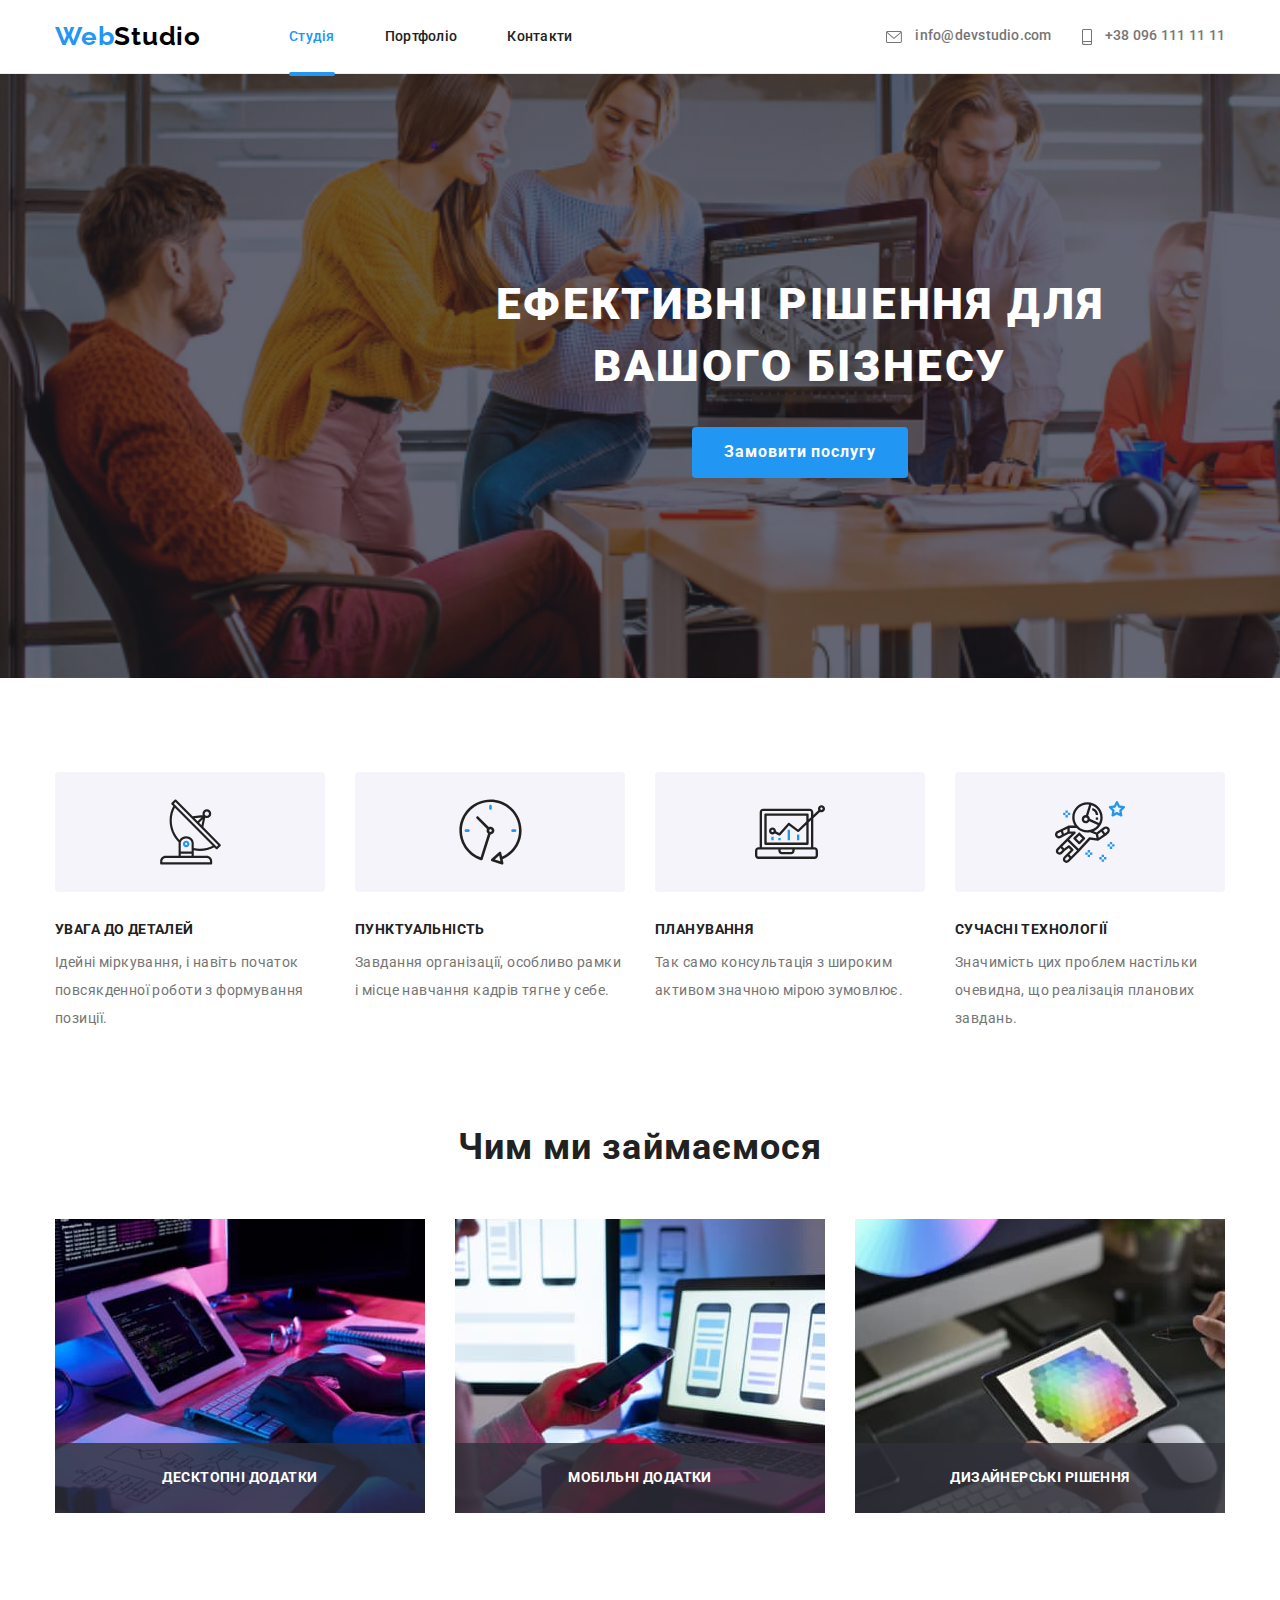
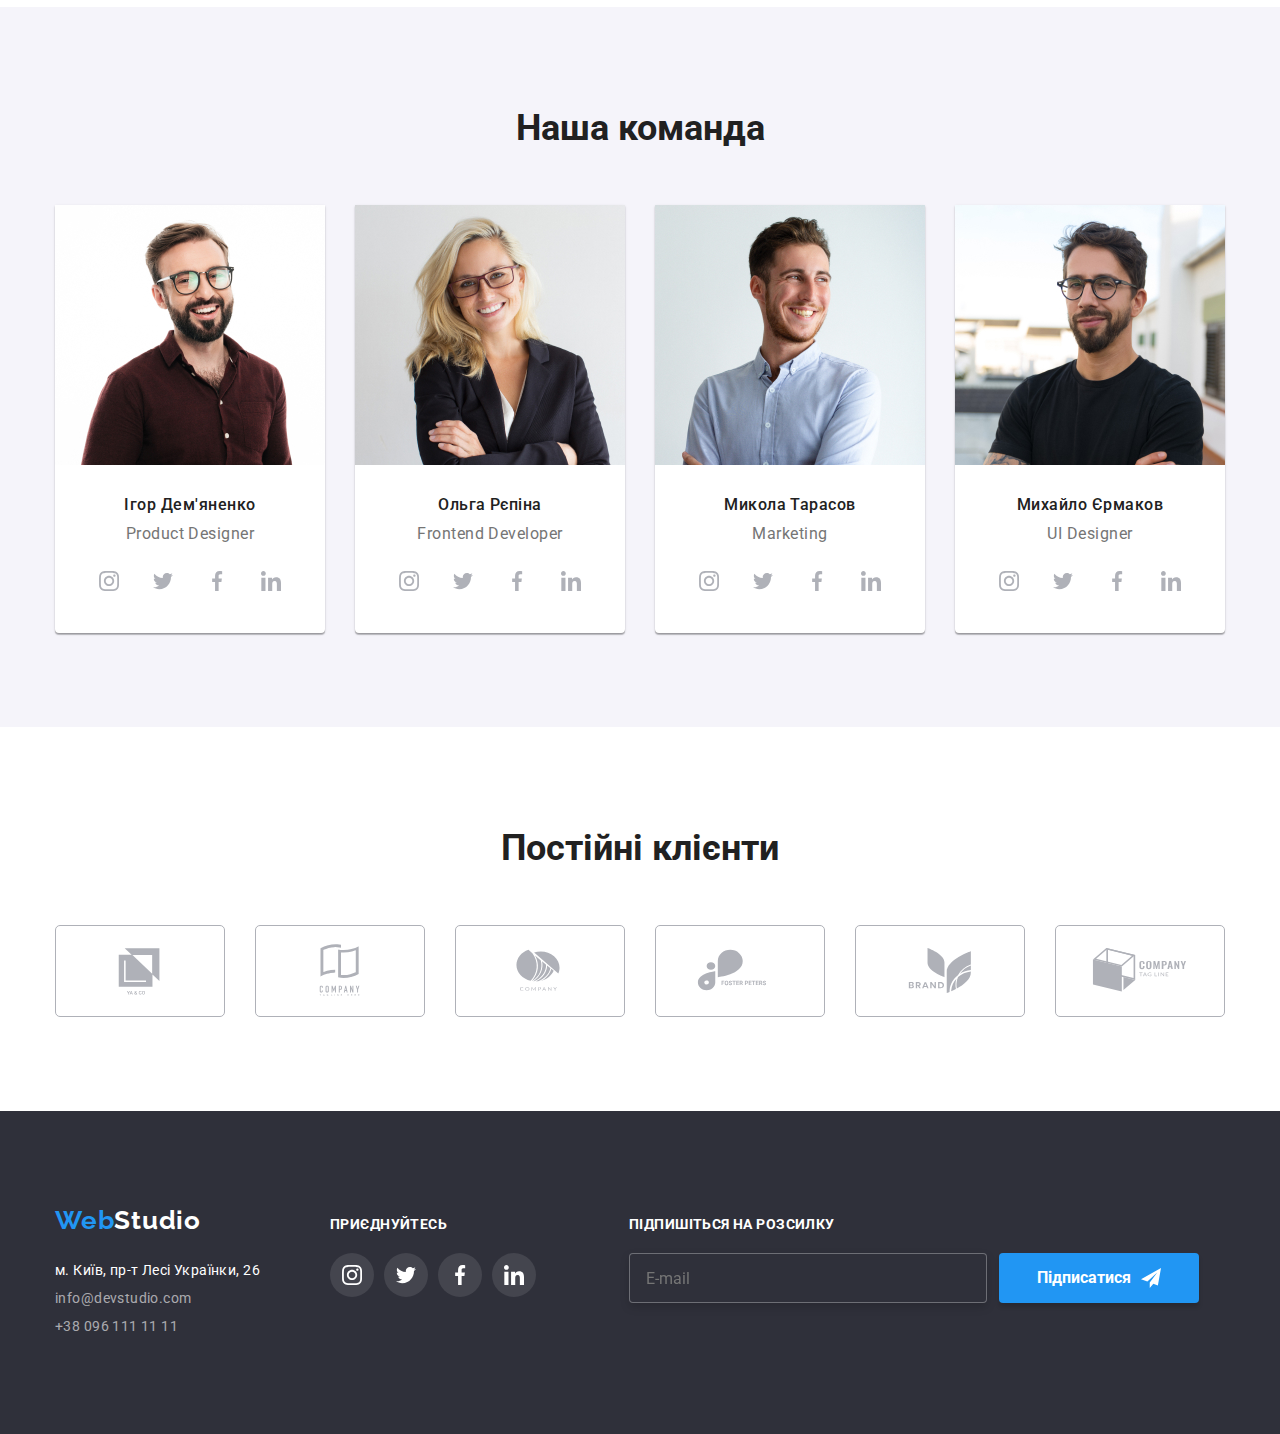
<file: index.html>
<!DOCTYPE html>
<html lang="uk">
  <head>
    <meta charset="UTF-8" />
    <meta http-equiv="X-UA-Compatible" content="IE=edge" />
    <meta name="viewport" content="width=device-width, initial-scale=1.0" />
    <title>Web studio</title>
    <link rel="preconnect" href="https://fonts.googleapis.com" />
    <link rel="preconnect" href="https://fonts.gstatic.com" crossorigin />
    <link
      href="https://fonts.googleapis.com/css2?family=Montserrat:wght@400;700&family=Raleway:wght@700&family=Roboto:wght@400;500;700;900&display=swap"
      rel="stylesheet"
    />
    <link
      rel="stylesheet"
      href="https://cdnjs.cloudflare.com/ajax/libs/modern-normalize/1.0.0/modern-normalize.min.css"
    />
    <link rel="stylesheet" href="./css/main.min.css" />
  </head>
  <body>
    <header class="border">
      <div class="container element">
        <nav class="header-flex">
          <a href="" class="logo-studio"><span class="logo-studio__text">Web</span>Studio</a>
          <ul class="site-nav">
            <li class="site-nav__item">
              <a href="" class="site-nav__link site-nav__link--current">Студія</a>
            </li>
            <li class="site-nav__item">
              <a href="./portfolio.html " class="site-nav__link">Портфоліо</a>
            </li>
            <li class="site-nav__item"><a href="" class="site-nav__link">Контакти</a></li>
          </ul>

          <button
            class="border__burger-menu js-open-menu"
            aria-expanded="false"
            aria-controls="mobile-menu"
          >
            <svg class="border__icon" width="40px" height="40px">
              <use href="./images/symbol-defs.svg#icon-menu_40p"></use>
            </svg>
          </button>
        </nav>
        <ul class="contact-link">
          <li class="contact-link__item">
            <a class="contact-link__mail" href="mailto:info@devstudio.com">
              <svg class="contact-link__icon-envelope" width="16" height="12">
                <use href="./images/symbol-defs.svg#icon-envelope"></use>
              </svg>
              info@devstudio.com
            </a>
          </li>
          <li class="contact-link__item">
            <a class="contact-link__phone" href="tel:+380961111111">
              <svg class="contact-link__icon-envelope" width="10" height="16">
                <use href="./images/symbol-defs.svg#icon-smartphone-1"></use>
              </svg>
              +38 096 111 11 11</a
            >
          </li>
        </ul>
      </div>
    </header>

    <!-- Main -->
    <!-- hero -->
<main>
    <section class="hero">
      <h1 class="hero__title">
        Ефективні рішення для <br />
        вашого бізнесу
      </h1>
      <button data-modal-open class="hero__button" type="button">Замовити послугу</button>
    </section>

    <!-- SECTION 2 -->
    <section class="section">
      <div class="container">
        <h2 class="visually-hidden">Особливості</h2>
        <ul class="section-list">
          <li class="section-list__item">
            <div class="button-features">
              <svg class="button-features__icon" width="65" height="70">
                <use href="./images/symbol-defs.svg#icon-antenna"></use>
              </svg>
            </div>
            <h3 class="section-list__title">Увага до деталей</h3>
            <p class="section-list__caption">
              Ідейні міркування, і навіть початок повсякденної роботи з формування позиції.
            </p>
          </li>

          <li class="section-list__item">
            <div class="button-features">
              <svg class="button-features__icon" width="65" height="70">
                <use href="./images/symbol-defs.svg#icon-clock"></use>
              </svg>
            </div>
            <h3 class="section-list__title">Пунктуальність</h3>
            <p class="section-list__caption">
              Завдання організації, особливо рамки і місце навчання кадрів тягне у себе.
            </p>
          </li>

          <li class="section-list__item">
            <div class="button-features">
              <svg class="button-features__icon" width="70" height="70">
                <use href="./images/symbol-defs.svg#icon-diagram"></use>
              </svg>
            </div>
            <h3 class="section-list__title">Планування</h3>
            <p class="section-list__caption">
              Так само консультація з широким активом значною мірою зумовлює.
            </p>
          </li>

          <li class="section-list__item">
            <div class="button-features">
              <svg class="button-features__icon" width="70" height="70">
                <use href="./images/symbol-defs.svg#icon-astronaut"></use>
              </svg>
            </div>
            <h3 class="section-list__title">Сучасні технології</h3>
            <p class="section-list__caption">
              Значимість цих проблем настільки очевидна, що реалізація планових завдань.
            </p>
          </li>
        </ul>
      </div>
    </section>

    <!-- SECTION 3 -->

    <section class="doing">
        <div class="container">
          <h2 class="doing__title">Чим ми займаємося</h2>
          <ul class="doing-list">
            <li class="doing-list__item">
              <img
                src="./images/box1.jpg"
                alt="Чоловік як друкує текст на комп'ютері"
                width="370"
                height="294"
              />
              <div class="doing-list__title">
                <p class="doing-list__caption">Десктопні додатки</p>
              </div>
            </li>
            <li class="doing-list__item">
              <img src="./images/box2.jpg" alt="Телефон в руці" width="370" height="294" />
              <div class="doing-list__title">
                <p class="doing-list__caption">Мобільні додатки</p>
              </div>
            </li>
            <li class="doing-list__item">
              <img src="./images/box3.jpg" alt="Планшет" width="370" height="294" />
              <div class="doing-list__title">
                <p class="doing-list__caption">Дизайнерські рішення</p>
              </div>
            </li>
          </ul>
        </div>
      </section>

    <!-- SECTION 4 -->

    <section class="members">
        <div class="container">
          <h2 class="members__title">Наша команда</h2>
          <ul class="cards-list">
            <li class="cards-list__position">
         <picture>
              <source
                  srcset="./images/members-1-desktop-1x.jpg 1x,
                    ./images/members-1-desktop-2x.jpg 2x
                  "
                  media="(min-width: 1200px)"
                />
              
                <source
                  srcset="./images/members-1-planshet-1x.jpg 1x,
                    ./images/members-1-planshet-2x.jpg 2x
                  "
                  media="(min-width: 768px)"
                />
              
                <source
                  srcset="./images/members-1-phone-1x.jpg 1x,
                    ./images/members-1-phone-2x.jpg 2x
                  "
                
                />
                <img
                  class="image"
                  src="./images/members-1-phone-1x.jpg"
                  alt="дизайнер продукту"
                />
              </picture>
              
              <div class="cards-list__info">
                <h3 class="cards-list__name">Ігор Дем'яненко</h3>
                <p class="cards-list__content">Product Designer</p>
                <ul class="soc-list">
                  <li class="soc-list__item">
                    <a href="" class="soc-list__link">
                      <svg class="soc-list__icon" width="20" height="20">
                        <use href="./images/symbol-defs.svg#icon-instagram"></use>
                      </svg>
                    </a>
                  </li>
                  <li class="soc-list__item">
                    <a href="" class="soc-list__link">
                      <svg class="soc-list__icon" width="20" height="20">
                        <use href="./images/symbol-defs.svg#icon-twitter"></use>
                      </svg>
                    </a>
                  </li>
                  <li class="soc-list__item">
                    <a href="" class="soc-list__link">
                      <svg class="soc-list__icon" width="20" height="20">
                        <use href="./images/symbol-defs.svg#icon-facebook"></use>
                      </svg>
                    </a>
                  </li>
                  <li class="soc-list__item">
                    <a href="" class="soc-list__link">
                      <svg class="soc-list__icon" width="20" height="20">
                        <use href="./images/symbol-defs.svg#icon-linkedin"></use>
                      </svg>
                    </a>
                  </li>
                </ul>
              </div>
            </li>

            <li class="cards-list__position">
              <picture>
              <source
                  srcset="./images/members-2-desktop-1x.jpg 1x,
                          ./images/members-2-desktop-2x.jpg 2x
                  "
                  media="(min-width: 1200px)"
                />
              
                <source
                  srcset="./images/members-2-planshet-1x.jpg   1x,
                    ./images/members-2-planshet-2x.jpg 2x
                  "
                  media="(min-width: 768px)"
                />
              
                <source
                  srcset="./images/members-2-phone-1x.jpg  1x,
                    ./images/members-2-phone-2x.jpg 2x
                  "
                
                />
                <img
                  class="image"
                  src="./images/members-2-phone-1x.jpg"
                  alt="дизайнер продукту"
                />
              </picture>
              <div class="cards-list__info">
                <h3 class="cards-list__name">Ольга Рєпіна</h3>
                <p class="cards-list__content">Frontend Developer</p>
                <ul class="soc-list">
                  <li class="soc-list__item">
                    <a href="" class="soc-list__link">
                      <svg class="soc-list__icon" width="20" height="20">
                        <use href="./images/symbol-defs.svg#icon-instagram"></use>
                      </svg>
                    </a>
                  </li>
                  <li class="soc-list__item">
                    <a href="" class="soc-list__link">
                      <svg class="soc-list__icon" width="20" height="20">
                        <use href="./images/symbol-defs.svg#icon-twitter"></use>
                      </svg>
                    </a>
                  </li>
                  <li class="soc-list__item">
                    <a href="" class="soc-list__link">
                      <svg class="soc-list__icon" width="20" height="20">
                        <use href="./images/symbol-defs.svg#icon-facebook"></use>
                      </svg>
                    </a>
                  </li>
                  <li class="soc-list__item">
                    <a href="" class="soc-list__link">
                      <svg class="soc-list__icon" width="20" height="20">
                        <use href="./images/symbol-defs.svg#icon-linkedin"></use>
                      </svg>
                    </a>
                  </li>
                </ul>
              </div>
            </li>

            <li class="cards-list__position">
              <picture>
              <source
                  srcset="./images/members-3-desktop-1x.jpg 1x,
                    ./images/members-3-desktop-2x.jpg 2x
                  "
                  media="(min-width: 1200px)"
                />
              
                <source
                  srcset="./images/members-3-planshet-1x.jpg 1x,
                    ./images/members-3-planshet-2x.jpg 2x
                  "
                  media="(min-width: 768px)"
                />
              
                <source
                  srcset="./images/members-3-phone-1x.jpg 1x,
                  ./images/members-3-phone-2x.jpg 2x
                  "
                
                />
                <img
                  class="image"
                  src="./images/members-3-phone-1x.jpg"
                  alt="дизайнер продукту"
                />
              </picture>
              <div class="cards-list__info">
                <h3 class="cards-list__name">Микола Тарасов</h3>
                <p class="cards-list__content">Marketing</p>
                <ul class="soc-list">
                  <li class="soc-list__item">
                    <a href="" class="soc-list__link">
                      <svg class="soc-list__icon" width="20" height="20">
                        <use href="./images/symbol-defs.svg#icon-instagram"></use>
                      </svg>
                    </a>
                  </li>
                  <li class="soc-list__item">
                    <a href="" class="soc-list__link">
                      <svg class="soc-list__icon" width="20" height="20">
                        <use href="./images/symbol-defs.svg#icon-twitter"></use>
                      </svg>
                    </a>
                  </li>
                  <li class="soc-list__item">
                    <a href="" class="soc-list__link">
                      <svg class="soc-list__icon" width="20" height="20">
                        <use href="./images/symbol-defs.svg#icon-facebook"></use>
                      </svg>
                    </a>
                  </li>
                  <li class="soc-list__item">
                    <a href="" class="soc-list__link">
                      <svg class="soc-list__icon" width="20" height="20">
                        <use href="./images/symbol-defs.svg#icon-linkedin"></use>
                      </svg>
                    </a>
                  </li>
                </ul>
              </div>
            </li>

            <li class="cards-list__position">
              <picture>
              <source
                  srcset="./images/members-4-desktop-1x.jpg 1x,
                  ./images/members-4-desktop-2x.jpg 2x
                  "
                  media="(min-width: 1200px)"
                />
              
                <source
                  srcset="./images/members-4-planshet-1x.jpg 1x,
                    ./images/members-4-planshet-2x.jpg 2x
                  "
                  media="(min-width: 768px)"
                />
              
                <source
                  srcset="./images/members-4-phone-1x.jpg 1x,
                  ./images/members-4-phone-2x.jpg 2x
                  "
                
                />
                <img
                  class="image"
                  src="./images/members-4-phone-1x.jpg"
                  alt="дизайнер продукту"
                />
              </picture>
              <div class="cards-list__info">
                <h3 class="cards-list__name">Михайло Єрмаков</h3>
                <p class="cards-list__content">UI Designer</p>
                <ul class="soc-list">
                  <li class="soc-list__item">
                    <a href="" class="soc-list__link">
                      <svg class="soc-list__icon" width="20" height="20">
                        <use href="./images/symbol-defs.svg#icon-instagram"></use>
                      </svg>
                    </a>
                  </li>
                  <li class="soc-list__item">
                    <a href="" class="soc-list__link">
                      <svg class="soc-list__icon" width="20" height="20">
                        <use href="./images/symbol-defs.svg#icon-twitter"></use>
                      </svg>
                    </a>
                  </li>
                  <li class="soc-list__item">
                    <a href="" class="soc-list__link">
                      <svg class="soc-list__icon" width="20" height="20">
                        <use href="./images/symbol-defs.svg#icon-facebook"></use>
                      </svg>
                    </a>
                  </li>
                  <li class="soc-list__item">
                    <a href="" class="soc-list__link">
                      <svg class="soc-list__icon" width="20" height="20">
                        <use href="./images/symbol-defs.svg#icon-linkedin"></use>
                      </svg>
                    </a>
                  </li>
                </ul>
              </div>
            </li>
          </ul>
        </div>
      </section>

    <!-- section 5 -->

    <section class="clients">
        <div class="container">
          <h2 class="clients-title">Постійні клієнти</h2>
          <ul class="clients-list">
            <li class="clients-list__item">
              <a href="" class="clients-list__link">
                <svg class="clients-list__icon" width="106" height="60">
                  <use href="./images/symbol-defs.svg#icon-yako"></use>
                </svg>
              </a>
            </li>
            <li class="clients-list__item">
              <a href="" class="clients-list__link">
                <svg class="clients-list__icon" width="106" height="60">
                  <use href="./images/symbol-defs.svg#icon-Logo1"></use>
                </svg>
              </a>
            </li>
            <li class="clients-list__item">
              <a href="" class="clients-list__link">
                <svg class="clients-list__icon" width="106" height="60">
                  <use href="./images/symbol-defs.svg#icon-Logo2"></use>
                </svg>
              </a>
            </li>
            <li class="clients-list__item">
              <a href="" class="clients-list__link">
                <svg class="clients-list__icon" width="106" height="60">
                  <use href="./images/symbol-defs.svg#icon-Logo3"></use>
                </svg>
              </a>
            </li>
            <li class="clients-list__item">
              <a href="" class="clients-list__link">
                <svg class="clients-list__icon" width="106" height="60">
                  <use href="./images/symbol-defs.svg#icon-Logo4"></use>
                </svg>
              </a>
            </li>
            <li class="clients-list__item">
              <a href="" class="clients-list__link">
                <svg class="clients-list__icon" width="106" height="60">
                  <use href="./images/symbol-defs.svg#icon-Logo5"></use>
                </svg>
              </a>
            </li>
          </ul>
        </div>
      </section>
    </main>

    <!-- Footer -->

    <footer class="footer">
      <div class="container">
        <div class="footer-general-box">
            <div class="footer-box-one">
            <a href="" class="logo-studio footer__logo-studio"
              ><span class="logo-studio__text">Web</span>Studio</a
            >
            <address class="adress-link">
              <ul class="footer-meta">
                <li>
                  <a
                    class="footer-meta__info"
                    href="https://goo.gl/maps/cbM9uBvSBdMhVS7k8"
                    rel="noreferrer nofollow noopener"
                    target="_blank"
                    >м. Київ, пр-т Лесі Українки, 26</a
                  >
                </li>
                <li>
                  <a
                    class="footer-meta__link footer-meta__link--upper"
                    href="mailto:info@devstudio.com"
                    >info@devstudio.com</a
                  >
                </li>
                <li><a class="footer-meta__link" href="tel:+380961111111">+38 096 111 11 11</a></li>
              </ul>
            </address>
          </div>

          <div class="footer-box-two">
            <h2 class="footer-social-title">ПРИЄДНУЙТЕСЬ</h2>
            <ul class="footer-social">
              <li class="footer-social__list">
                <a href="" class="footer-social__link">
                  <svg class="footer-social__icon" width="20" height="20">
                    <use href="./images/symbol-defs.svg#icon-instagram"></use>
                  </svg>
                </a>
              </li>
              <li class="footer-social__list">
                <a href="" class="footer-social__link">
                  <svg class="footer-social__icon" width="20" height="20">
                    <use href="./images/symbol-defs.svg#icon-twitter"></use>
                  </svg>
                </a>
              </li>
              <li class="footer-social__list">
                <a href="" class="footer-social__link">
                  <svg class="footer-social__icon" width="20" height="20">
                    <use href="./images/symbol-defs.svg#icon-facebook"></use>
                  </svg>
                </a>
              </li>
              <li class="footer-social__list">
                <a href="" class="footer-social__link">
                  <svg class="footer-social__icon" width="20" height="20">
                    <use href="./images/symbol-defs.svg#icon-linkedin"></use>
                  </svg>
                </a>
              </li>
            </ul>
          </div>
          
          <div class="footer-three-box">
            <p class="footer-field-label">Підпишіться на розсилку</p>
            <form class="footer-form">
              <label class="footer-form__field">
                <span class="visually-hidden">Email</span>
                <input
                  class="footer-form__input"
                  type="text"
                  name="email"
                  id="email"
                  placeholder="E-mail"
                />
              </label>

              <button type="submit" class="footer-button">
                Підписатися
                <svg class="footer-button__icon" width="20px" height="20px">
                  <use href="./images/symbol-defs.svg#icon-icon-send"></use>
                </svg>
              </button>
            </form>
          </div>
        </div>
      </div>
    </footer>

    <!-- Modal Window -->

    <div class="backdrop is-hidden" data-modal>
      <div class="modal">
        <button type="button" class="modal-button" data-modal-close>
          <svg class="modal-button__close" width="18px" height="18px">
            <use
              class="modal-button__item"
              href="./images/symbol-defs.svg#icon-close-black-18dp"
            ></use>
          </svg>
        </button>

        <form class="js-form js-speaker-form" autocomplete="on">
          <p class="js-form__title">Залиште свої дані, ми вам передзвонимо</p>

          <div class="js-form__field">
            <label class="js-form__label" for="name">Ім'я</label>
            <div class="js-form__relative-for-svg">
              <input class="js-form__input" type="text" name="user name" id="name" />
              <svg class="js-form__icon" width="18px" height="18px">
                <use href="./images/symbol-defs.svg#icon-person-black"></use>
              </svg>
            </div>
          </div>

          <div class="js-form__field">
            <label class="js-form__label" for="tel">Телефон</label>
            <div class="js-form__relative-for-svg">
              <input class="js-form__input" type="tel" name="phone_number" id="tel" />
              <svg class="js-form__icon" width="18px" height="18px">
                <use href="./images/symbol-defs.svg#icon-phone-black"></use>
              </svg>
            </div>
          </div>

          <div class="js-form__field">
            <label class="js-form__label" for="mail">Пошта</label>
            <div class="js-form__relative-for-svg">
              <input class="js-form__input" type="email" name="email" id="mail" />
              <svg class="js-form__icon" width="18px" height="18px">
                <use href="./images/symbol-defs.svg#icon-email-black"></use>
              </svg>
            </div>
          </div>

          <div class="js-form__field textarea">
            <label class="js-form__label" for="comment">Коментар</label>
            <textarea
              class="js-form__comment-textarea"
              name="comment"
              rows="10"
              id="comment"
              placeholder="Введіть текст"
            ></textarea>
          </div>

          <div class="js-checkbox">
            <label class="js-checkbox__label"
              ><input class="js-checkbox__input" type="checkbox" name="policy" />
              <span class="js-checkbox__check-mark">
                <svg class="js-checkbox__vector">
                  <use
                    class="js-checkbox__icon"
                    href="./images/symbol-defs.svg#icon-icon-check-1"
                  ></use>
                </svg> </span
              >Погоджуюся з розсилкою та приймаю

              <a class="js-checkbox__link" href="#"> Умови договору</a>
            </label>
          </div>

          <button class="form-submit-button" type="submit">Відправити</button>
        </form>
      </div>
    </div>

    <!-- mobile-menu -->

    <div class="mobile-menu js-menu-container">
      
        <button class="mobile-menu__close-button js-close-menu">
          <svg class="mobile-menu__icon" width="40px" height="40px">
            <use href="./images/symbol-defs.svg#icon-close_40px"></use>
          </svg>
        </button>

        
          <div class="mobile-box-one">
          <ul class="mobile-menu__nav">
            <li class="mobile-menu__item">
              <a href="./index.html" class="mobile-menu__link mobile-menu__link--current">Студія</a>
            </li>
            <li class="mobile-menu__item">
              <a href="./portfolio.html " class="mobile-menu__link">Портфоліо</a>
            </li>
            <li class="site-nav__item"><a href="" class="mobile-menu__link">Контакти</a></li>
          </ul>
        </div>
        <div class="mobile-box-two">
          <ul class="mobile-contact">
            <li class="mobile-contact__item">
              <a class="mobile-contact__phone" href="tel:+380961111111"> +38 096 111 11 11</a>
            </li>
            <li class="mobile-contact__item">
              <a class="mobile-contact__mail" href="mailto:info@devstudio.com">
                info@devstudio.com
              </a>
            </li>
          </ul>
      
        
          <ul class="mobile-soc">
            <li class="mobile-soc__item">
              <a class="mobile-soc__link" href="#"
                >Instagram<span class="mobile-soc__line"></span
              ></a>
            </li>
            <li class="mobile-soc__item">
              <a class="mobile-soc__link" href="#">Twitter<span class="mobile-soc__line"></span></a>
            </li>
            <li class="mobile-soc__item">
              <a class="mobile-soc__link" href="#"
                >Facebook<span class="mobile-soc__line"></span
              ></a>
            </li>
            <li class="mobile-soc__item"><a class="mobile-soc__link" href="#">Linkedin</a></li>
          </ul>
      
        </div>
    </div>
    <script src="./js/modal.js"></script>
    <script src="./js/mobile-menu.js"></script>
  </body>
</html>
</file>
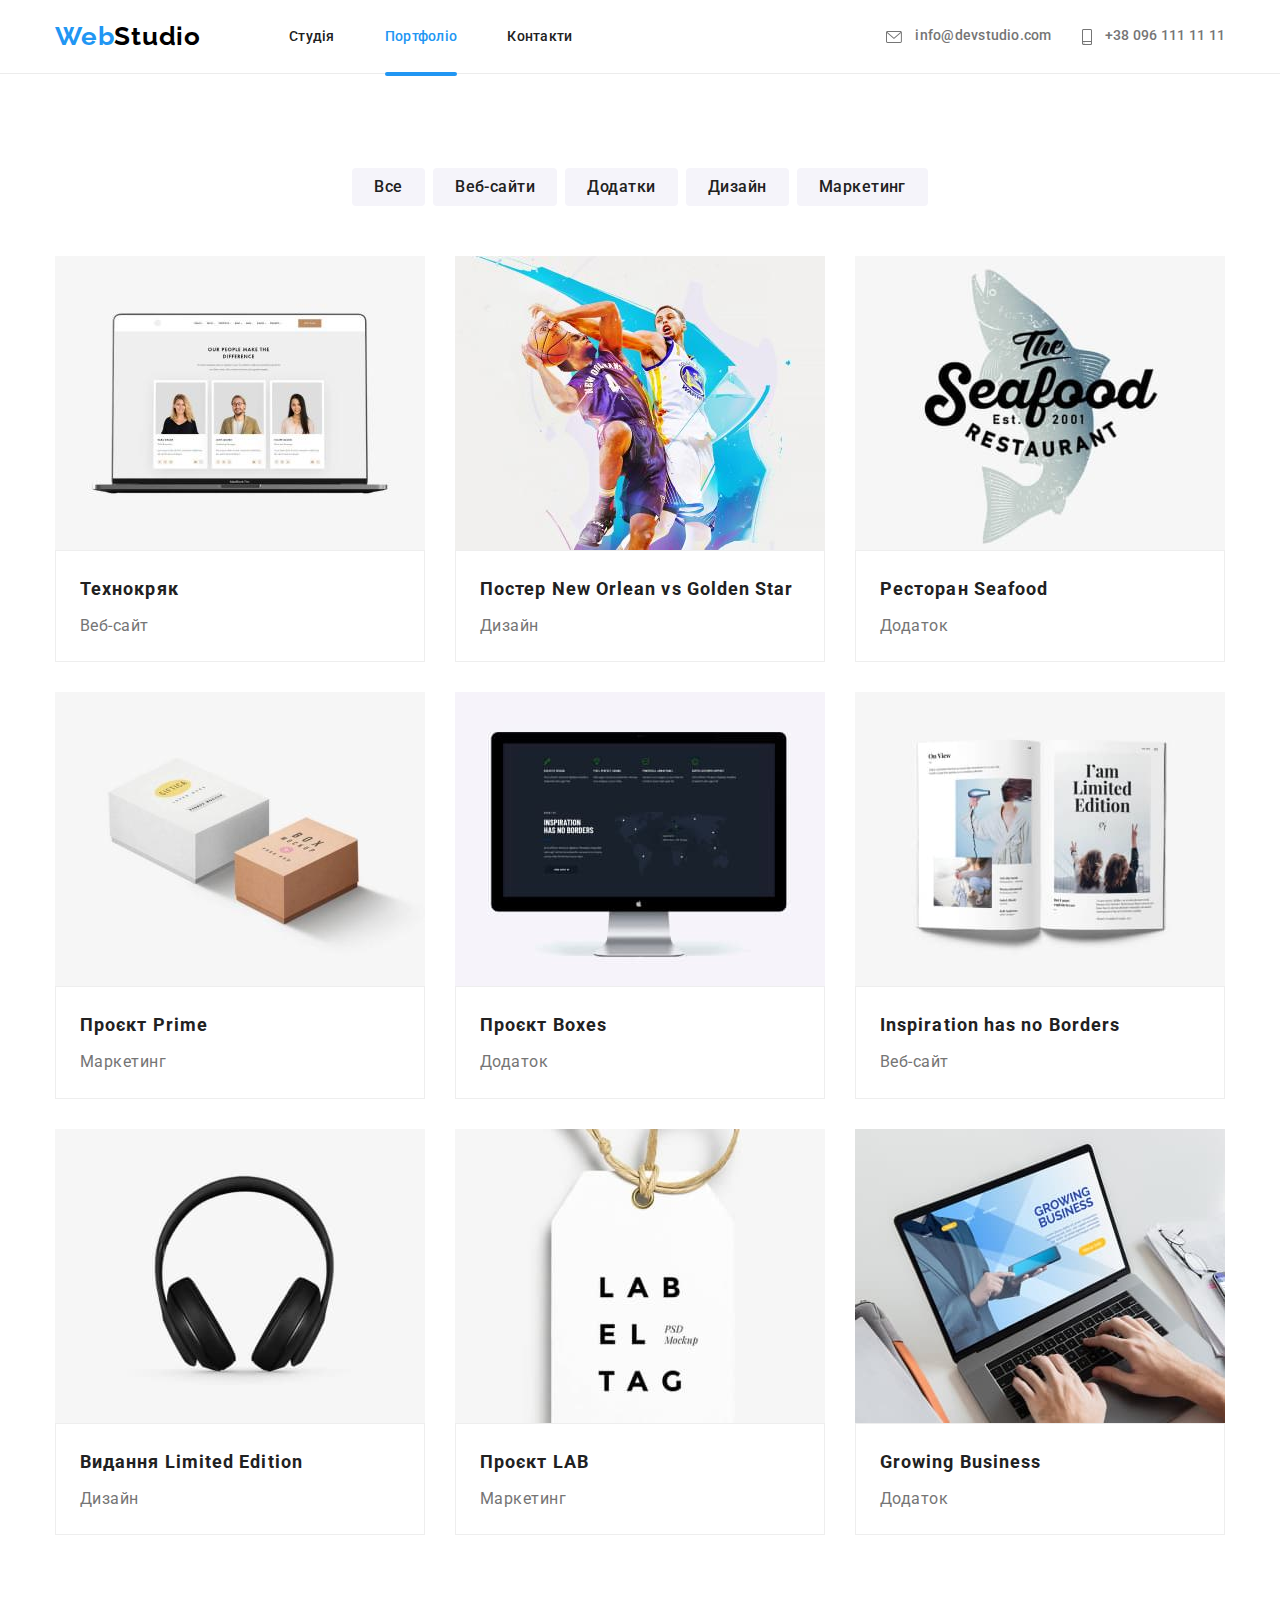
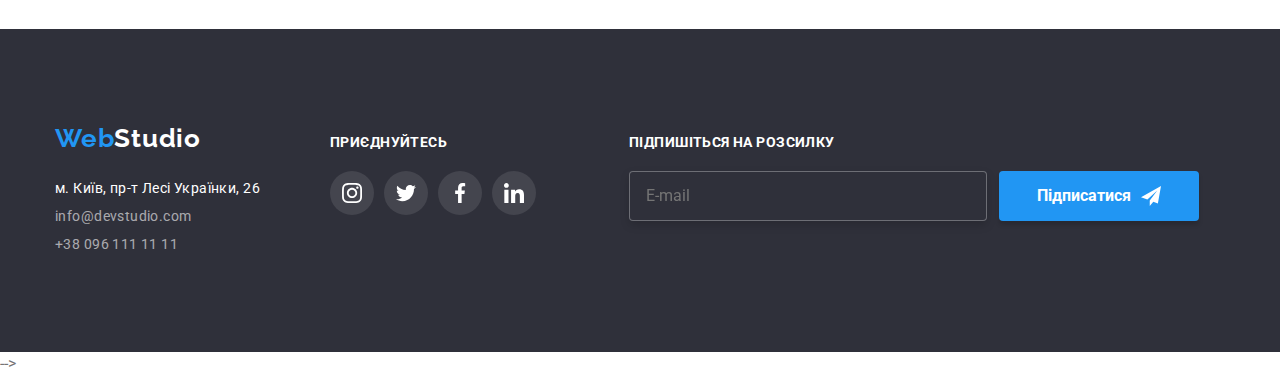
<file: portfolio.html>
<!DOCTYPE html>
<html lang="uk">
  <head>
    <meta charset="UTF-8" />
    <meta http-equiv="X-UA-Compatible" content="IE=edge" />
    <meta name="viewport" content="width=device-width, initial-scale=1.0" />
    <title>Portfolio</title>
    <link rel="preconnect" href="https://fonts.googleapis.com" />
    <link rel="preconnect" href="https://fonts.gstatic.com" crossorigin />
    <link
      href="https://fonts.googleapis.com/css2?family=Montserrat:wght@400;700&family=Raleway:wght@700&family=Roboto:wght@400;500;700;900&display=swap"
      rel="stylesheet"
    />
    <link
      rel="stylesheet"
      href="https://cdnjs.cloudflare.com/ajax/libs/modern-normalize/1.0.0/modern-normalize.min.css"
    />
    <link rel="stylesheet" href="./css/main.min.css" />
  </head>
  <body>
    <header class="border">
      <div class="container element">
        <nav class="header-flex">
          <a href="" class="logo-studio"><span class="logo-studio__text">Web</span>Studio</a>
          <ul class="site-nav">
            <li class="site-nav__item">
              <a href="./index.html" class="site-nav__link ">Студія</a>
            </li>
            <li class="site-nav__item">
              <a href="./portfolio.html " class="site-nav__link site-nav__link--current">Портфоліо</a>
            </li>
            <li class="site-nav__item"><a href="" class="site-nav__link">Контакти</a></li>
          </ul>

          <button
            class="border__burger-menu js-open-menu"
            aria-expanded="false"
            aria-controls="mobile-menu"
          >
            <svg class="border__icon" width="40px" height="40px">
              <use href="./images/symbol-defs.svg#icon-menu_40p"></use>
            </svg>
          </button>
        </nav>
        <ul class="contact-link">
          <li class="contact-link__item">
            <a class="contact-link__mail" href="mailto:info@devstudio.com">
              <svg class="contact-link__icon-envelope" width="16" height="12">
                <use href="./images/symbol-defs.svg#icon-envelope"></use>
              </svg>
              info@devstudio.com
            </a>
          </li>
          <li class="contact-link__item">
            <a class="contact-link__phone" href="tel:+380961111111">
              <svg class="contact-link__icon-envelope" width="10" height="16">
                <use href="./images/symbol-defs.svg#icon-smartphone-1"></use>
              </svg>
              +38 096 111 11 11</a
            >
          </li>
        </ul>
      </div>
    </header>
    <main>
      <section class="promo">
        <div class="container">
          <h1 class="visually-hidden">Portfolio</h1>
          <ul class="buttons-set">
            <li><button type="button" class="buttons-set__item">Все</button></li>
            <li><button type="button" class="buttons-set__item">Веб-сайти</button></li>
            <li><button type="button" class="buttons-set__item">Додатки</button></li>
            <li><button type="button" class="buttons-set__item">Дизайн</button></li>
            <li><button type="button" class="buttons-set__item">Маркетинг</button></li>
          </ul>

          <ul class="cards-set">
            <li class="cards-set__item">
              <a class="cards-set__link" href="">
                <div class="cards-set__thumb">
                  <img src="./images/img-portf1.jpg" width="370" alt="Сторінка веб-сайту" />
                  <p class="cards-set__description">
                    Ресурс пропонує комплексні пропозиції з різним рівнем функціоналу та сервісів.
                    Все це дозволить відвідувачу отримати вичерпні відомості про компанію чи
                    приватну особу.
                  </p>
                </div>

                <div class="cards-set__part">
                  <h2 class="cards-set__caption">Технокряк</h2>
                  <p class="cards-set__title">Веб-сайт</p>
                </div>
              </a>
            </li>


            <li class="cards-set__item">
              <a class="cards-set__link" href="">
                <div class="cards-set__thumb">
                  <img src="./images/img-portf2.jpg" width="370" alt="Гра в баскетбол" />
                  <p class="cards-set__description">
                    Ресурс пропонує комплексні пропозиції з різним рівнем функціоналу та сервісів.
                    Все це дозволить відвідувачу отримати вичерпні відомості про компанію чи
                    приватну особу.
                  </p>
                </div>
                <div class="cards-set__part">
                  <h2 class="cards-set__caption">Постер New Orlean vs Golden Star</h2>
                  <p class="cards-set__title">Дизайн</p>
                </div>
              </a>
            </li>
            <li class="cards-set__item">
              <a class="cards-set__link" href="">
                <div class="cards-set__thumb">
                  <img src="./images/img-portf3.jpg" width="370" alt="Логотип ресторану" />
                  <p class="cards-set__description">
                    Ресурс пропонує комплексні пропозиції з різним рівнем функціоналу та сервісів.
                    Все це дозволить відвідувачу отримати вичерпні відомості про компанію чи
                    приватну особу.
                  </p>
                </div>
                <div class="cards-set__part">
                  <h2 class="cards-set__caption">Ресторан Seafood</h2>
                  <p class="cards-set__title">Додаток</p>
                </div>
              </a>
            </li>
            <li class="cards-set__item">
              <a class="cards-set__link" href="">
                <div class="cards-set__thumb">
                  <img src="./images/img-portf4.jpg" width="370" alt="Дві коробки" />
                  <p class="cards-set__description">
                    Ресурс пропонує комплексні пропозиції з різним рівнем функціоналу та сервісів.
                    Все це дозволить відвідувачу отримати вичерпні відомості про компанію чи
                    приватну особу.
                  </p>
                </div>
                <div class="cards-set__part">
                  <h2 class="cards-set__caption">Проєкт Prime</h2>
                  <p class="cards-set__title">Маркетинг</p>
                </div>
              </a>
            </li>
            <li class="cards-set__item">
              <a class="cards-set__link" href="">
                <div class="cards-set__thumb">
                  <img src="./images/img-portf5.jpg" width="370" alt="Монітор" />
                  <p class="cards-set__description">
                    Ресурс пропонує комплексні пропозиції з різним рівнем функціоналу та сервісів.
                    Все це дозволить відвідувачу отримати вичерпні відомості про компанію чи
                    приватну особу.
                  </p>
                </div>
                <div class="cards-set__part">
                  <h2 class="cards-set__caption">Проєкт Boxes</h2>
                  <p class="cards-set__title">Додаток</p>
                </div>
              </a>
            </li>
            <li class="cards-set__item">
              <a class="cards-set__link" href="">
                <div class="cards-set__thumb">
                  <img src="./images/img-portf6.jpg" width="370" alt="Журнал" />
                  <p class="cards-set__description">
                    Ресурс пропонує комплексні пропозиції з різним рівнем функціоналу та сервісів.
                    Все це дозволить відвідувачу отримати вичерпні відомості про компанію чи
                    приватну особу.
                  </p>
                </div>
                <div class="cards-set__part">
                  <h2 class="cards-set__caption">Inspiration has no Borders</h2>
                  <p class="cards-set__title">Веб-сайт</p>
                </div>
              </a>
            </li>

            <li class="cards-set__item">
              <a class="cards-set__link" href="">
                <div class="cards-set__thumb">
                  <img src="./images/img-portf9.jpg" width="370" alt="Логотип"/>
                  <p class="cards-set__description">
                    Ресурс пропонує комплексні пропозиції з різним рівнем функціоналу та сервісів.
                    Все це дозволить відвідувачу отримати вичерпні відомості про компанію чи
                    приватну особу.
                  </p>
                </div>
                <div class="cards-set__part">
                  <h2 class="cards-set__caption">Видання Limited Edition</h2>
                  <p class="cards-set__title">Дизайн</p>
                </div>
              </a>
            </li>
            <li class="cards-set__item">
              <a class="cards-set__link" href="">
                <div class="cards-set__thumb">
                  <img
                    src="./images/img-portf7.jpg"
                    width="370"
                    alt="Руки на клавіатурі ноутбука"
                  />
                  <p class="cards-set__description">
                    Ресурс пропонує комплексні пропозиції з різним рівнем функціоналу та сервісів.
                    Все це дозволить відвідувачу отримати вичерпні відомості про компанію чи
                    приватну особу.
                  </p>
                </div>
                <div class="cards-set__part">
                  <h2 class="cards-set__caption">Проєкт LAB</h2>
                  <p class="cards-set__title">Маркетинг</p>
                </div>
              </a>
            </li>
            <li class="cards-set__item">
              <a class="cards-set__link" href="">
                <div class="cards-set__thumb">
                  <img src="./images/img-portf8.jpg" width="370" alt="Навушники" />
                  <p class="cards-set__description">
                    Ресурс пропонує комплексні пропозиції з різним рівнем функціоналу та сервісів.
                    Все це дозволить відвідувачу отримати вичерпні відомості про компанію чи
                    приватну особу.
                  </p>
                </div>
                <div class="cards-set__part">
                  <h2 class="cards-set__caption">Growing Business</h2>
                  <p class="cards-set__title">Додаток</p>
                </div>
              </a>
            </li>
          </ul>
        </div>
      </section>
    </main>
     <footer class="footer">
      <div class="container">
        <div class="footer-general-box">
            <div class="footer-box-one">
            <a href="" class="logo-studio footer__logo-studio"
              ><span class="logo-studio__text">Web</span>Studio</a
            >
            <address class="adress-link">
              <ul class="footer-meta">
                <li>
                  <a
                    class="footer-meta__info"
                    href="https://goo.gl/maps/cbM9uBvSBdMhVS7k8"
                    rel="noreferrer nofollow noopener"
                    target="_blank"
                    >м. Київ, пр-т Лесі Українки, 26</a
                  >
                </li>
                <li>
                  <a
                    class="footer-meta__link footer-meta__link--upper"
                    href="mailto:info@devstudio.com"
                    >info@devstudio.com</a
                  >
                </li>
                <li><a class="footer-meta__link" href="tel:+380961111111">+38 096 111 11 11</a></li>
              </ul>
            </address>
          </div> 

          <div class="footer-box-two">
            <h2 class="footer-social-title">ПРИЄДНУЙТЕСЬ</h2>
            <ul class="footer-social">
              <li class="footer-social__list">
                <a href="" class="footer-social__link">
                  <svg class="footer-social__icon" width="20" height="20">
                    <use href="./images/symbol-defs.svg#icon-instagram"></use>
                  </svg>
                </a>
              </li>
              <li class="footer-social__list">
                <a href="" class="footer-social__link">
                  <svg class="footer-social__icon" width="20" height="20">
                    <use href="./images/symbol-defs.svg#icon-twitter"></use>
                  </svg>
                </a>
              </li>
              <li class="footer-social__list">
                <a href="" class="footer-social__link">
                  <svg class="footer-social__icon" width="20" height="20">
                    <use href="./images/symbol-defs.svg#icon-facebook"></use>
                  </svg>
                </a>
              </li>
              <li class="footer-social__list">
                <a href="" class="footer-social__link">
                  <svg class="footer-social__icon" width="20" height="20">
                    <use href="./images/symbol-defs.svg#icon-linkedin"></use>
                  </svg>
                </a>
              </li>
            </ul>
          </div>
          
          <div class="footer-three-box">
            <p class="footer-field-label">Підпишіться на розсилку</p>
            <form class="footer-form">
              <label class="footer-form__field">
                <span class="visually-hidden">Email</span>
                <input
                  class="footer-form__input"
                  type="text"
                  name="email"
                  id="email"
                  placeholder="E-mail"
                />
              </label>

              <button type="submit" class="footer-button">
                Підписатися
                <svg class="footer-button__icon" width="20px" height="20px">
                  <use href="./images/symbol-defs.svg#icon-icon-send"></use>
                </svg>
              </button>
            </form>
          </div>
        </div>
      </div>
    </footer> -->
<!-- mobile-menu -->

    <div class="mobile-menu js-menu-container">
      
        <button class="mobile-menu__close-button js-close-menu">
          <svg class="mobile-menu__icon" width="40px" height="40px">
            <use href="./images/symbol-defs.svg#icon-close_40px"></use>
          </svg>
        </button>

        <div class="mobile-box-one">
          <ul class="mobile-menu__nav">
            <li class="mobile-menu__item">
              <a href="./index.html" class="mobile-menu__link">Студія</a>
            </li>
            <li class="mobile-menu__item">
              <a href="./portfolio.html " class="mobile-menu__link mobile-menu__link--current">Портфоліо</a>
            </li>
            <li class="site-nav__item"><a href="" class="mobile-menu__link">Контакти</a></li>
          </ul>
        </div>
        <div class="mobile-box-two">
          <ul class="mobile-contact">
            <li class="mobile-contact__item">
              <a class="mobile-contact__phone" href="tel:+380961111111"> +38 096 111 11 11</a>
            </li>
            <li class="mobile-contact__item">
              <a class="mobile-contact__mail" href="mailto:info@devstudio.com">
                info@devstudio.com
              </a>
            </li>
          </ul>
        
          <ul class="mobile-soc">
            <li class="mobile-soc__item">
              <a class="mobile-soc__link" href="#"
                >Instagram<span class="mobile-soc__line"></span
              ></a>
            </li>
            <li class="mobile-soc__item">
              <a class="mobile-soc__link" href="#">Twitter<span class="mobile-soc__line"></span></a>
            </li>
            <li class="mobile-soc__item">
              <a class="mobile-soc__link" href="#"
                >Facebook<span class="mobile-soc__line"></span
              ></a>
            </li>
            <li class="mobile-soc__item"><a class="mobile-soc__link" href="#">Linkedin</a></li>
          </ul>
    </div>
    
    
<script src="./js/mobile-menu.js"></script>
  </body>
</html>
</file>
<file: css/main.min.css>
*,*::before,*::after{-webkit-box-sizing:border-box;box-sizing:border-box}h1,h2,h3,h4,h5,h6,p,ul{margin:0;padding:0}body{color:#757575;background-color:#fff;font-family:"Roboto",sans-serif;font-size:16px;font-weight:400;line-height:1.5}.container{margin-left:auto;margin-right:auto;padding-left:15px;padding-right:15px}@media screen and (min-width: 480px){.container{width:480px}}@media screen and (min-width: 768px){.container{width:768px}}@media screen and (min-width: 1200px){.container{width:1200px}}@media screen and (min-width: 1200px){.hero{width:1600px}}ul{list-style:none}header{background-color:#fff;font-weight:500;line-height:1.2}img{display:block;width:100%;height:auto;-o-object-fit:cover;object-fit:cover}a{text-decoration:none}.visually-hidden{position:absolute;white-space:nowrap;width:1px;height:1px;overflow:hidden;border:0;padding:0;clip:rect(0 0 0 0);-webkit-clip-path:inset(50%);clip-path:inset(50%);margin:-1px}.element{display:-webkit-box;display:-ms-flexbox;display:flex}.border{border-bottom:1px solid #ececec}.logo-studio{display:-webkit-box;display:-ms-flexbox;display:flex;-webkit-box-align:center;-ms-flex-align:center;align-items:center;color:#000;font-family:"Raleway",sans-serif;font-weight:700;font-size:24px;line-height:1.2;letter-spacing:.03em}.logo-studio__text{color:#2196f3}.site-nav__link{display:block;color:#212121;text-decoration:none;padding-top:36px;padding-bottom:36px;-webkit-transition:color 250ms cubic-bezier(0.4, 0, 0.2, 1);transition:color 250ms cubic-bezier(0.4, 0, 0.2, 1)}.site-nav__link:hover,.site-nav__link:focus{color:#2196f3}.site-nav__link--current{position:relative;color:#2196f3}.site-nav__link--current::after{position:absolute;left:0px;bottom:-1px;display:block;content:"";width:100%;height:4px;background-color:#2196f3;border-radius:2px}.site-nav{display:none;font-weight:500;font-size:14px;line-height:1.14;letter-spacing:.02em;margin-left:94px;gap:50px}.contact-link{display:none;-webkit-box-align:center;-ms-flex-align:center;align-items:center;margin-left:auto;padding-top:36px;padding-bottom:36px;font-weight:500;font-size:12px;line-height:1.17;letter-spacing:.02em}.contact-link__mail{-webkit-transition:color 250ms cubic-bezier(0.4, 0, 0.2, 1);transition:color 250ms cubic-bezier(0.4, 0, 0.2, 1)}.contact-link__phone{-webkit-transition:color 250ms cubic-bezier(0.4, 0, 0.2, 1);transition:color 250ms cubic-bezier(0.4, 0, 0.2, 1)}.contact-link__item+.contact-link__item{margin-left:40px}.contact-link__mail,.contact-link__phone{color:inherit;text-decoration:none}.contact-link__mail:hover,.contact-link__mail:focus{color:#2196f3}.contact-link__phone:hover,.contact-link__phone:focus{color:#2196f3}.header-flex{display:-webkit-box;display:-ms-flexbox;display:flex;-webkit-box-pack:justify;-ms-flex-pack:justify;justify-content:space-between;-webkit-box-flex:1;-ms-flex-positive:1;flex-grow:1}.contact-link__icon-envelope{vertical-align:middle;margin-right:10px;fill:currentColor}.hero{background-size:cover;background-position:center;background-repeat:no-repeat;text-align:center;padding:118px 0;max-width:1600px;margin:0 auto;background-image:-webkit-gradient(linear, left top, left bottom, from(rgba(47, 48, 58, 0.4)), to(rgba(47, 48, 58, 0.4))),url("../images/Hero-phone-1x.jpg");background-image:linear-gradient(rgba(47, 48, 58, 0.4), rgba(47, 48, 58, 0.4)),url("../images/Hero-phone-1x.jpg");background-size:cover}@media(-webkit-min-device-pixel-ratio: 2),(min-resolution: 2dppx),(min-device-pixel-ratio: 2),(min-resolution: 192dpi){.hero{background-image:-webkit-gradient(linear, left top, left bottom, from(rgba(47, 48, 58, 0.4)), to(rgba(47, 48, 58, 0.4))),url("../images/Hero-phone-2x.jpg");background-image:linear-gradient(rgba(47, 48, 58, 0.4), rgba(47, 48, 58, 0.4)),url("../images/Hero-phone-2x.jpg")}}.hero__title{margin-bottom:30px;color:#fff;font-weight:900;font-size:26px;line-height:1.4;letter-spacing:.06em;text-transform:uppercase;margin-left:auto;margin-right:auto}.hero__button{display:inline-block;min-width:216px;border-radius:4px;padding:10px 32px;color:#fff;background-color:#2196f3;border:none;font-family:inherit;font-weight:700;font-size:16px;line-height:1.9;letter-spacing:.06em;cursor:pointer;-webkit-transition:background-color 250ms cubic-bezier(0.4, 0, 0.2, 1);transition:background-color 250ms cubic-bezier(0.4, 0, 0.2, 1)}.hero__button:hover,.hero__button:focus{background-color:#188ce8}.section{padding-top:60px;padding-bottom:60px}.section-list{display:-webkit-box;display:-ms-flexbox;display:flex;-webkit-box-orient:vertical;-webkit-box-direction:normal;-ms-flex-direction:column;flex-direction:column}@media screen and (max-width: 767px){.section-list__item:not(:last-child){margin-bottom:30px}}.section-list__title{margin-bottom:10px;color:#212121;font-size:14px;line-height:1.14;letter-spacing:.03em;text-transform:uppercase}.section-list__caption{margin-bottom:0px;font-size:14px;line-height:2;letter-spacing:.03em}.button-features{display:-webkit-box;display:-ms-flexbox;display:flex;-webkit-box-align:center;-ms-flex-align:center;align-items:center;-webkit-box-pack:center;-ms-flex-pack:center;justify-content:center;width:100%;background-color:#f5f4fa;height:120px;border:none;margin-bottom:30px;border:4px;border-radius:4px}.doing{display:none;padding-bottom:94px}.doing-list{display:-webkit-box;display:-ms-flexbox;display:flex;gap:30px}.doing-list__item{position:relative;width:calc((100% - 60px)/3)}.doing__title{text-align:center;font-size:36px;line-height:1.2;text-align:center;letter-spacing:.03em;margin-bottom:50px;color:#212121}.doing-list__title{width:100%;height:70px;background-color:rgba(47,48,58,.8);position:absolute;bottom:-17%;display:-webkit-box;display:-ms-flexbox;display:flex;-webkit-box-align:center;-ms-flex-align:center;align-items:center;-webkit-box-pack:center;-ms-flex-pack:center;justify-content:center}.doing-list__caption{font-weight:700;font-size:14px;line-height:1.2;letter-spacing:.03em;color:#fff;text-transform:uppercase;text-align:center}.doing-list__title{margin-bottom:50px;color:#212121;font-size:36px;line-height:1.17;letter-spacing:.03em}.cards-list{display:-webkit-box;display:-ms-flexbox;display:flex;-webkit-box-orient:vertical;-webkit-box-direction:normal;-ms-flex-direction:column;flex-direction:column;gap:30px;-webkit-box-align:center;-ms-flex-align:center;align-items:center}.members{padding-top:60px;padding-bottom:60px;background-color:#f5f4fa}.members__title{margin-bottom:30px;text-align:center;color:#212121;font-size:36px}.cards-list__info{padding-top:30px;padding-bottom:30px}.cards-list__name{text-align:center;margin-bottom:10px;color:#212121;font-weight:500;font-size:16px;line-height:1.2;letter-spacing:.03em}.cards-list__position{width:calc((100% - 30px)/1);background-color:#fff;-webkit-box-shadow:0px 1px 3px rgba(0,0,0,.12),0px 1px 1px rgba(0,0,0,.14),0px 2px 1px rgba(0,0,0,.2);box-shadow:0px 1px 3px rgba(0,0,0,.12),0px 1px 1px rgba(0,0,0,.14),0px 2px 1px rgba(0,0,0,.2);border-radius:0px 0px 4px 4px}.cards-list__content{text-align:center;font-size:16px;line-height:1.2;letter-spacing:.03em;margin-bottom:16px}.soc-list{display:-webkit-box;display:-ms-flexbox;display:flex;-webkit-box-pack:center;-ms-flex-pack:center;justify-content:center;gap:10px}.soc-list__link{width:44px;height:44px;display:-webkit-box;display:-ms-flexbox;display:flex;-webkit-box-align:center;-ms-flex-align:center;align-items:center;-webkit-box-pack:center;-ms-flex-pack:center;justify-content:center;border-radius:50%;-webkit-transition:background-color 250ms cubic-bezier(0.4, 0, 0.2, 1);transition:background-color 250ms cubic-bezier(0.4, 0, 0.2, 1)}.soc-list__icon{fill:#afb1b8;-webkit-transition:fill 250ms cubic-bezier(0.4, 0, 0.2, 1);transition:fill 250ms cubic-bezier(0.4, 0, 0.2, 1)}.soc-list__link:hover,.soc-list__link:focus{background-color:#2196f3}.soc-list__link:hover .soc-list__icon,.soc-list__link:focus .soc-list__icon{fill:#fff}.clients-title{margin-bottom:50px;text-align:center;color:#212121;font-size:36px}.clients{padding-top:60px;padding-bottom:60px}.clients-list__item{width:calc((100% - 30px)/2)}.clients-list__link{width:100%;height:92px;border:1px solid #afb1b8;display:-webkit-box;display:-ms-flexbox;display:flex;-webkit-box-align:center;-ms-flex-align:center;align-items:center;-webkit-box-pack:center;-ms-flex-pack:center;justify-content:center;border-radius:5px;fill:#afb1b8;-webkit-transition:border-color 250ms cubic-bezier(0.4, 0, 0.2, 1),fill 500ms cubic-bezier(0.4, 0, 0.2, 1);transition:border-color 250ms cubic-bezier(0.4, 0, 0.2, 1),fill 500ms cubic-bezier(0.4, 0, 0.2, 1)}.clients-list__link:hover,.clients-list__link:focus{border-color:#2196f3;fill:#2196f3}.clients-list{display:-webkit-box;display:-ms-flexbox;display:flex;gap:30px;-webkit-box-orient:horizontal;-webkit-box-direction:normal;-ms-flex-direction:row;flex-direction:row;-ms-flex-wrap:wrap;flex-wrap:wrap}.footer{display:block;padding-top:94px;padding-bottom:94px;background-color:#2f303a;margin-left:auto;margin-right:auto}.footer__logo-studio{color:#fff;margin-bottom:20px}.logo-studio__text{color:#2196f3}.footer-meta__info{margin-bottom:9px;color:#fff;font-size:14px;line-height:2;letter-spacing:.03em;font-style:normal;margin-bottom:9px;font-style:normal}.footer-meta__link--upper{margin-bottom:9px}.footer-meta__link{margin-bottom:9px;color:rgba(255,255,255,.6);font-size:14px;line-height:2;letter-spacing:.03em;font-style:normal;-webkit-transition:color 500ms cubic-bezier(0.4, 0, 0.2, 1);transition:color 500ms cubic-bezier(0.4, 0, 0.2, 1)}.footer-meta__link:hover,.footer-meta__link:focus{color:#2196f3}.footer-social__link{display:-webkit-box;display:-ms-flexbox;display:flex;-webkit-box-align:center;-ms-flex-align:center;align-items:center;-webkit-box-pack:center;-ms-flex-pack:center;justify-content:center;width:44px;height:44px;background-color:rgba(255,255,255,.1);border-radius:50%;-webkit-transition:background-color 250ms cubic-bezier(0.4, 0, 0.2, 1);transition:background-color 250ms cubic-bezier(0.4, 0, 0.2, 1)}.footer-social{display:-webkit-box;display:-ms-flexbox;display:flex;-webkit-box-pack:center;-ms-flex-pack:center;justify-content:center;gap:10px}.footer-social__icon{fill:#fff;-webkit-transition:fill 250ms cubic-bezier(0.4, 0, 0.2, 1);transition:fill 250ms cubic-bezier(0.4, 0, 0.2, 1)}.footer-social__link:hover,.footer-social__link:focus{background-color:#2196f3}.footer-general-box{display:-webkit-box;display:-ms-flexbox;display:flex;-webkit-box-align:baseline;-ms-flex-align:baseline;align-items:baseline}.footer-social-title{margin-bottom:20px;color:#fff;font-family:"Roboto",sans-serif;font-weight:700;font-size:14px;line-height:1.2;letter-spacing:.03em}.footer-form{display:-webkit-box;display:-ms-flexbox;display:flex;-webkit-box-align:center;-ms-flex-align:center;align-items:center;-webkit-box-pack:center;-ms-flex-pack:center;justify-content:center}.footer-button{display:-webkit-box;display:-ms-flexbox;display:flex;-webkit-box-pack:center;-ms-flex-pack:center;justify-content:center;-webkit-box-align:center;-ms-flex-align:center;align-items:center;border:none;border-color:#2196f3;margin-left:12px;font-weight:700;width:200px;height:50px;background:#2196f3;-webkit-box-shadow:0px 4px 4px rgba(0,0,0,.15);box-shadow:0px 4px 4px rgba(0,0,0,.15);border-radius:4px;font-size:16px;line-height:1.9;color:#fff}.footer-button__icon{margin-left:10px}.footer-field-label{font-weight:700;font-size:14px;line-height:1.2;letter-spacing:.03em;text-transform:uppercase;color:#fff;margin-bottom:20px}.footer-form__input{padding:15px 16px;background-color:#2f303a;width:358px;height:50px;border:1px solid rgba(255,255,255,.3);-webkit-filter:drop-shadow(0px 4px 4px rgba(0, 0, 0, 0.15));filter:drop-shadow(0px 4px 4px rgba(0, 0, 0, 0.15));border-radius:4px}.footer-form__input:focus,.footer-form__input:hover{border-color:#2196f3;fill:#2196f3}.backdrop{position:fixed;background-color:rgba(0,0,0,.2);overflow:scroll;top:0;left:0;width:100%;height:100%;opacity:1;-webkit-transition:opacity 250ms cubic-bezier(0.4, 0, 0.2, 1);transition:opacity 250ms cubic-bezier(0.4, 0, 0.2, 1)}.modal{position:absolute;top:50%;left:50%;-webkit-transform:translate(-50%, -50%) scale(1);transform:translate(-50%, -50%) scale(1);border-radius:4px;background-color:#fff;-webkit-box-shadow:0px 1px 3px rgba(0,0,0,.12),0px 1px 1px rgba(0,0,0,.14),0px 2px 1px rgba(0,0,0,.2);box-shadow:0px 1px 3px rgba(0,0,0,.12),0px 1px 1px rgba(0,0,0,.14),0px 2px 1px rgba(0,0,0,.2);-webkit-transition:-webkit-transform 250ms cubic-bezier(0.4, 0, 0.2, 1);transition:-webkit-transform 250ms cubic-bezier(0.4, 0, 0.2, 1);transition:transform 250ms cubic-bezier(0.4, 0, 0.2, 1);transition:transform 250ms cubic-bezier(0.4, 0, 0.2, 1), -webkit-transform 250ms cubic-bezier(0.4, 0, 0.2, 1)}@media screen and (min-width: 480){.modal{width:450px}}.backdrop.is-hidden .modal{-webkit-transform:translate(-50%, -50%) scale(1);transform:translate(-50%, -50%) scale(1)}.backdrop.is-hidden{opacity:0;pointer-events:none}.modal-button{position:absolute;margin:8px;background-color:#fff;border-color:rgba(0,0,0,.1);right:0;top:0;width:30px;height:30px;border-radius:50%}.modal-button:hover,.modal-button:focus .vector-close{fill:#2196f3}.modal-button__close{position:absolute;top:50%;left:50%;-webkit-transform:translate(-50%, -50%);transform:translate(-50%, -50%);cursor:pointer}.js-form__comment-textarea{width:100%;height:120px;resize:none;padding:16px 12px;border:1px solid rgba(33,33,33,.2);border-radius:4px;outline:none;-webkit-transition:border-color 500ms cubic-bezier(0.4, 0, 0.2, 1);transition:border-color 500ms cubic-bezier(0.4, 0, 0.2, 1);margin-bottom:20px;outline:none}.js-form{width:100%;padding-bottom:40px;padding-left:40px;padding-right:40px;padding-top:40px;margin-left:auto;margin-right:auto}.js-form__title{margin-bottom:12px;font-weight:700;font-size:20px;line-height:1.3;text-align:center;letter-spacing:.03em;color:#212121}.js-form__field{display:-webkit-box;display:-ms-flexbox;display:flex;-webkit-box-orient:vertical;-webkit-box-direction:normal;-ms-flex-direction:column;flex-direction:column;-webkit-transition:fill 250ms cubic-bezier(0.4, 0, 0.2, 1);transition:fill 250ms cubic-bezier(0.4, 0, 0.2, 1);margin-bottom:10px}.js-form__input{position:relative;border:1px solid rgba(33,33,33,.2);border-radius:4px;width:100%;height:40px;padding-left:40px;background-color:rgba(0,0,0,0);outline:none;-webkit-transition:border-color 250ms cubic-bezier(0.4, 0, 0.2, 1);transition:border-color 250ms cubic-bezier(0.4, 0, 0.2, 1)}.js-form__input:hover,.js-form__comment-textarea:hover,.js-form__input:focus,.js-form__comment-textarea:focus{border-color:#2196f3}.js-form__label{font-size:12px;line-height:1.2;letter-spacing:.01em;margin-bottom:4px;display:-webkit-inline-box;display:-ms-inline-flexbox;display:inline-flex}.js-form__icon{position:absolute;top:50%;-webkit-transform:translateY(-50%);transform:translateY(-50%);left:14px;-webkit-transition:fill 250ms cubic-bezier(0.4, 0, 0.2, 1);transition:fill 250ms cubic-bezier(0.4, 0, 0.2, 1);z-index:-1;pointer-events:none}.js-form__input:hover+.js-form__icon,.js-form__input:focus+.js-form__icon{fill:#2196f3}.js-form__relative-for-svg{position:relative}.form-submit-button{display:block;margin:0 auto;font-family:inherit;font-weight:700;font-size:16px;line-height:1.9;letter-spacing:.06em;border:none;width:200px;cursor:pointer;height:50px;background-color:#2196f3;border-radius:4px;color:#fff;border-color:#2196f3;-webkit-transition:background-color 250ms cubic-bezier(0.4, 0, 0.2, 1);transition:background-color 250ms cubic-bezier(0.4, 0, 0.2, 1)}.form-submit-button:focus,.form-submit-button:hover{background-color:#188ce8}.js-checkbox__link{color:#2196f3;text-decoration:underline;margin-left:3px}.js-checkbox__input{-webkit-appearance:none;-moz-appearance:none;appearance:none}.js-checkbox__input:checked+.js-checkbox__check-mark{background-color:#2196f3;background-size:contain;background-origin:border-box;border:none}.js-checkbox__check-mark{display:-webkit-box;display:-ms-flexbox;display:flex;width:16px;height:15px;border:3px solid #212121;border-radius:3px;margin-right:9px}.js-checkbox{margin-bottom:30px}.js-checkbox__label{display:-webkit-box;display:-ms-flexbox;display:flex;-webkit-box-align:center;-ms-flex-align:center;align-items:center;-webkit-box-pack:center;-ms-flex-pack:center;justify-content:center}.buttons-set__item{display:block;border-radius:4px;border:rgba(0,0,0,0);min-width:73px;padding:6px 22px;color:#212121;background-color:#f5f4fa;font-family:inherit;font-weight:500;font-size:16px;line-height:1.6;text-align:center;letter-spacing:.03em;cursor:pointer;-webkit-transition:background-color 250ms cubic-bezier(0.4, 0, 0.2, 1),color 250ms cubic-bezier(0.4, 0, 0.2, 1),-webkit-box-shadow 250ms cubic-bezier(0.4, 0, 0.2, 1);transition:background-color 250ms cubic-bezier(0.4, 0, 0.2, 1),color 250ms cubic-bezier(0.4, 0, 0.2, 1),-webkit-box-shadow 250ms cubic-bezier(0.4, 0, 0.2, 1);transition:background-color 250ms cubic-bezier(0.4, 0, 0.2, 1),color 250ms cubic-bezier(0.4, 0, 0.2, 1),box-shadow 250ms cubic-bezier(0.4, 0, 0.2, 1);transition:background-color 250ms cubic-bezier(0.4, 0, 0.2, 1),color 250ms cubic-bezier(0.4, 0, 0.2, 1),box-shadow 250ms cubic-bezier(0.4, 0, 0.2, 1),-webkit-box-shadow 250ms cubic-bezier(0.4, 0, 0.2, 1)}.buttons-set__item:hover,.buttons-set__item:focus{color:#fff;background-color:#2196f3;-webkit-box-shadow:0px 3px 1px rgba(0,0,0,.1),0px 1px 2px rgba(0,0,0,.08),0px 2px 2px rgba(0,0,0,.12);box-shadow:0px 3px 1px rgba(0,0,0,.1),0px 1px 2px rgba(0,0,0,.08),0px 2px 2px rgba(0,0,0,.12)}.buttons-set{display:-webkit-box;display:-ms-flexbox;display:flex;gap:8px;margin-top:0px;margin-bottom:50px;padding:0px;-webkit-box-pack:center;-ms-flex-pack:center;justify-content:center}.promo{padding-top:94px;padding-bottom:94px;background-color:#fff}.cards-set{display:-webkit-box;display:-ms-flexbox;display:flex;-ms-flex-wrap:wrap;flex-wrap:wrap;gap:30px;margin-top:0px;margin-bottom:0px;padding:0px}.cards-set__part{-webkit-box-flex:1;-ms-flex-positive:1;flex-grow:1;border:1px solid;color:#eee}.cards-set__item{background-color:#fff;width:370px}.cards-set__link{display:-webkit-box;display:-ms-flexbox;display:flex;-webkit-box-orient:vertical;-webkit-box-direction:normal;-ms-flex-direction:column;flex-direction:column;height:100%;-webkit-transition:-webkit-box-shadow 250ms cubic-bezier(0.4, 0, 0.2, 1);transition:-webkit-box-shadow 250ms cubic-bezier(0.4, 0, 0.2, 1);transition:box-shadow 250ms cubic-bezier(0.4, 0, 0.2, 1);transition:box-shadow 250ms cubic-bezier(0.4, 0, 0.2, 1), -webkit-box-shadow 250ms cubic-bezier(0.4, 0, 0.2, 1)}.cards-set__link:hover,.cards-set__link:focus{-webkit-box-shadow:0px 1px 1px rgba(0,0,0,.12),0px 4px 4px rgba(0,0,0,.06),1px 4px 6px rgba(0,0,0,.16);box-shadow:0px 1px 1px rgba(0,0,0,.12),0px 4px 4px rgba(0,0,0,.06),1px 4px 6px rgba(0,0,0,.16)}.cards-set__thumb{position:relative;overflow:hidden}.cards-set__thumb::before{position:absolute;display:inline-block;content:"";width:100%;height:100%;background-color:rgba(33,150,243,.9);-webkit-transform:translateY(100%);transform:translateY(100%);-webkit-transition:-webkit-transform 250ms cubic-bezier(0.4, 0, 0.2, 1);transition:-webkit-transform 250ms cubic-bezier(0.4, 0, 0.2, 1);transition:transform 250ms cubic-bezier(0.4, 0, 0.2, 1);transition:transform 250ms cubic-bezier(0.4, 0, 0.2, 1), -webkit-transform 250ms cubic-bezier(0.4, 0, 0.2, 1)}.cards-set__description{position:absolute;width:100%;height:100%;padding:63px 24px;top:50%;left:50%;-webkit-transform:translate(-50%, -50%);transform:translate(-50%, -50%);opacity:0;font-family:"Roboto";font-style:normal;font-weight:400;font-size:18px;line-height:1.6;letter-spacing:.03em;color:#fff;-webkit-transition:opacity 250ms cubic-bezier(0.4, 0, 0.2, 1);transition:opacity 250ms cubic-bezier(0.4, 0, 0.2, 1)}.cards-set__caption{color:#212121;text-decoration:none;font-size:18px;line-height:2;letter-spacing:.06em;margin-bottom:4px}.cards-set__part{padding:20px 24px}.cards-set__title{color:#757575;font-size:16px;line-height:1.9;letter-spacing:.03em}.cards-set__item:hover .cards-set__thumb::before,.cards-set__item:focus .cards-set__thumb::before{-webkit-transform:translateY(0%);transform:translateY(0%)}.cards-set__item:hover .cards-set__description,.cards-set__item:focus .cards-set__description{opacity:1}@media screen and (max-width: 767px){.buttons-set{-webkit-box-orient:horizontal;-webkit-box-direction:normal;-ms-flex-direction:row;flex-direction:row;-ms-flex-wrap:wrap;flex-wrap:wrap;-webkit-box-pack:start;-ms-flex-pack:start;justify-content:flex-start}.promo{padding-top:60px;padding-bottom:60px}}.cards-set{-webkit-box-pack:center;-ms-flex-pack:center;justify-content:center}@media screen and (min-width: 768px)and (max-width: 1199px){.cards-set__item{width:calc((100% - 60px)/2)}.promo{padding-top:60px;padding-bottom:60px}.cards-set{-webkit-box-pack:start;-ms-flex-pack:start;justify-content:flex-start}}.mobile-menu{position:fixed;top:0;left:0;width:100%;height:100%;overflow:hidden;background-color:#fff;padding:40px 48px;display:none;-webkit-box-shadow:0px 4px 8px rgba(0,0,0,.04),0px 2px 4px rgba(0,0,0,.08),0px 1px 3px rgba(0,0,0,.16);box-shadow:0px 4px 8px rgba(0,0,0,.04),0px 2px 4px rgba(0,0,0,.08),0px 1px 3px rgba(0,0,0,.16)}.mobile-menu.is-open{display:-webkit-box;display:-ms-flexbox;display:flex;-webkit-box-orient:vertical;-webkit-box-direction:normal;-ms-flex-direction:column;flex-direction:column;-webkit-box-pack:justify;-ms-flex-pack:justify;justify-content:space-between}.mobile-menu__close-button{position:absolute;top:21px;right:25px;border:none;background-color:#fff}.mobile-contact__item:not(:last-child){margin-bottom:32px}.mobile-contact__item:last-child{margin-bottom:64px}.mobile-menu__link.mobile-menu__link--current{color:#2196f3}.mobile-menu__link{font-weight:500;font-size:40px;line-height:1.18;letter-spacing:.02em;color:#212121}.mobile-menu__item:not(:last-child){margin-bottom:32px}.mobile-contact__phone{text-decoration:none;font-weight:500;font-size:24px;line-height:1.8;color:#2196f3}@media(min-width: 480px){.mobile-contact__phone{font-size:34px}}.mobile-contact__mail{font-weight:500;font-size:24px;line-height:1.17;letter-spacing:.02em;color:#757575}.mobile-soc__line{width:22px;height:0px;color:#2196f3;border:1px solid rgba(33,33,33,.2);-webkit-transform:rotate(90deg);transform:rotate(90deg);margin-left:10px;margin-right:10px}.mobile-soc{display:-webkit-box;display:-ms-flexbox;display:flex;-webkit-box-align:center;-ms-flex-align:center;align-items:center}.mobile-soc__link{font-weight:500;font-size:10px;line-height:1.22;letter-spacing:.02em;color:#2196f3}@media screen and (min-width: 480px){.mobile-soc__link{font-size:18px}}.mobile-soc__icon{fill:#2196f3}.mobile-menu__close-button:hover .mobile-menu__icon{fill:#2196f3}.border__burger-menu{border:none;background-color:#fff}.border__burger-menu:hover,.border__burger-menu:focus .border__icon{fill:#2196f3}@media screen and (min-width: 768px){.header-flex{padding-top:21px;padding-bottom:21px;-webkit-box-align:center;-ms-flex-align:center;align-items:center}}@media screen and (min-width: 768px){.header-flex{-webkit-box-flex:0;-ms-flex-positive:0;flex-grow:0}}@media screen and (min-width: 480px){.site-nav__link--current::after{bottom:-31px}}@media screen and (min-width: 768px){.border__burger-menu{display:none}}@media screen and (min-width: 768px){.site-nav{display:-webkit-box;display:-ms-flexbox;display:flex;margin-left:88px}}@media screen and (min-width: 768px){.site-nav__link{padding:0}}@media screen and (min-width: 768px){.contact-link{display:-webkit-box;display:-ms-flexbox;display:flex;-webkit-box-orient:vertical;-webkit-box-direction:normal;-ms-flex-direction:column;flex-direction:column;gap:10px;margin-left:auto;-webkit-box-align:baseline;-ms-flex-align:baseline;align-items:baseline;font-size:12px;padding:0}}@media screen and (min-width: 768px){.element{-webkit-box-align:center;-ms-flex-align:center;align-items:center}}@media screen and (min-width: 768px){.contact-link__item+.contact-link__item{margin-left:0px}}@media screen and (min-width: 1200px){.contact-link{-webkit-box-orient:inherit;-webkit-box-direction:inherit;-ms-flex-direction:inherit;flex-direction:inherit;gap:30px}}@media screen and (min-width: 1200px){.contact-link__mail,.contact-link__phone{font-size:14px;line-height:1.14}}@media screen and (min-width: 1200px){.logo-studio{font-size:26px}}@media(min-width: 768px){.hero{background-image:-webkit-gradient(linear, left top, left bottom, from(rgba(47, 48, 58, 0.4)), to(rgba(47, 48, 58, 0.4))),url("../images/Hero-tablet-1x.jpg");background-image:linear-gradient(rgba(47, 48, 58, 0.4), rgba(47, 48, 58, 0.4)),url("../images/Hero-tablet-1x.jpg")}}@media(min-width: 768px)and (-webkit-min-device-pixel-ratio: 2),(min-width: 768px)and (min-resolution: 2dppx),(min-width: 768px)and (min-device-pixel-ratio: 2),(min-width: 768px)and (min-resolution: 192dpi){.hero{background-image:-webkit-gradient(linear, left top, left bottom, from(rgba(47, 48, 58, 0.4)), to(rgba(47, 48, 58, 0.4))),url("../images/Hero-tablet-2x.jpg");background-image:linear-gradient(rgba(47, 48, 58, 0.4), rgba(47, 48, 58, 0.4)),url("../images/Hero-tablet-2x.jpg")}}@media(min-width: 1200px){.hero{background-image:-webkit-gradient(linear, left top, left bottom, from(rgba(47, 48, 58, 0.4)), to(rgba(47, 48, 58, 0.4))),url("../images/Hero-desktop-1x.jpg");background-image:linear-gradient(rgba(47, 48, 58, 0.4), rgba(47, 48, 58, 0.4)),url("../images/Hero-desktop-1x.jpg")}}@media(min-width: 1200px)and (-webkit-min-device-pixel-ratio: 2),(min-width: 1200px)and (min-resolution: 2dppx),(min-width: 1200px)and (min-device-pixel-ratio: 2),(min-width: 1200px)and (min-resolution: 192dpi){.hero{background-image:-webkit-gradient(linear, left top, left bottom, from(rgba(47, 48, 58, 0.4)), to(rgba(47, 48, 58, 0.4))),url("../images/Hero-desktop-2x.jpg");background-image:linear-gradient(rgba(47, 48, 58, 0.4), rgba(47, 48, 58, 0.4)),url("../images/Hero-desktop-2x.jpg")}}@media(min-width: 1200px){.hero{padding:200px 0}}@media(min-width: 1200px){.hero__title{font-size:44px}}@media screen and (min-width: 768px){.section-list{margin:-15px}}@media screen and (min-width: 768px){.section-list__item{width:calc((100% - 60px)/2);margin:15px}}@media screen and (min-width: 1200px){.section-list__item{width:calc((100% - 90px)/4)}}@media screen and (min-width: 768px){.section-list{-webkit-box-orient:horizontal;-webkit-box-direction:normal;-ms-flex-direction:row;flex-direction:row;-ms-flex-wrap:wrap;flex-wrap:wrap}}@media screen and (min-width: 1200px){.section-list{-webkit-box-orient:horizontal;-webkit-box-direction:normal;-ms-flex-direction:row;flex-direction:row;-ms-flex-wrap:nowrap;flex-wrap:nowrap}}@media screen and (min-width: 1200px){.section{padding-top:94px;padding-bottom:94px}}@media screen and (min-width: 1200px){.doing{display:block}}@media screen and (min-width: 768px){.cards-list{-webkit-box-orient:horizontal;-webkit-box-direction:normal;-ms-flex-direction:row;flex-direction:row;-ms-flex-wrap:wrap;flex-wrap:wrap}.cards-list__position{width:calc((100% - 60px)/2)}}@media screen and (min-width: 1200px){.cards-list{-webkit-box-orient:horizontal;-webkit-box-direction:normal;-ms-flex-direction:row;flex-direction:row}.cards-list__position{width:calc((100% - 90px)/4)}.members{padding-top:94px;padding-bottom:94px}.members__title{margin-bottom:50px}}@media screen and (min-width: 768px){.clients-list__item{width:calc((100% - 60px)/3)}}@media screen and (min-width: 1200px){.clients{padding-top:94px;padding-bottom:94px}.clients-list__item{width:calc((100% - 150px)/6)}}@media screen and (max-width: 767px){.footer{padding-top:60px;padding-bottom:60px}.footer-box-one{width:100%}.footer-general-box{-webkit-box-orient:vertical;-webkit-box-direction:normal;-ms-flex-direction:column;flex-direction:column}.footer-social-title{text-align:center}.footer-box-two{width:100%;margin-bottom:60px}.logo-studio.footer__logo-studio{-webkit-box-pack:center;-ms-flex-pack:center;justify-content:center}.adress-link{text-align:center;margin-bottom:50px}.footer-form{-webkit-box-orient:vertical;-webkit-box-direction:normal;-ms-flex-direction:column;flex-direction:column}.footer-form__input{width:100%;margin-bottom:20px}.footer-form__field{width:100%}.footer-three-box{width:100%}.footer-field-label{text-align:center}.footer-button{margin-left:0px}.section-list__title{text-align:center}}@media screen and (min-width: 768px)and (max-width: 1199px){.footer-general-box{display:-webkit-box;display:-ms-flexbox;display:flex;-webkit-box-orient:horizontal;-webkit-box-direction:normal;-ms-flex-direction:row;flex-direction:row;-ms-flex-wrap:wrap;flex-wrap:wrap;-ms-flex-pack:distribute;justify-content:space-around}.footer-social-title{text-align:center}.logo-studio.footer__logo-studio{-webkit-box-pack:center;-ms-flex-pack:center;justify-content:center}.footer-meta{text-align:center}.footer-three-box{margin-top:60px;margin-left:auto;margin-right:auto}.footer-three-box .footer-field-label{text-align:center}.footer{padding-top:60px;padding-bottom:60px}.footer-form{-webkit-box-orient:vertical;-webkit-box-direction:normal;-ms-flex-direction:column;flex-direction:column}.footer-form__input{margin-bottom:30px}.footer-form__field{width:100%}}@media screen and (min-width: 1200px){.footer-box-two{margin-left:70px}.footer-three-box{margin-left:93px}}/*# sourceMappingURL=main.min.css.map */
</file>
